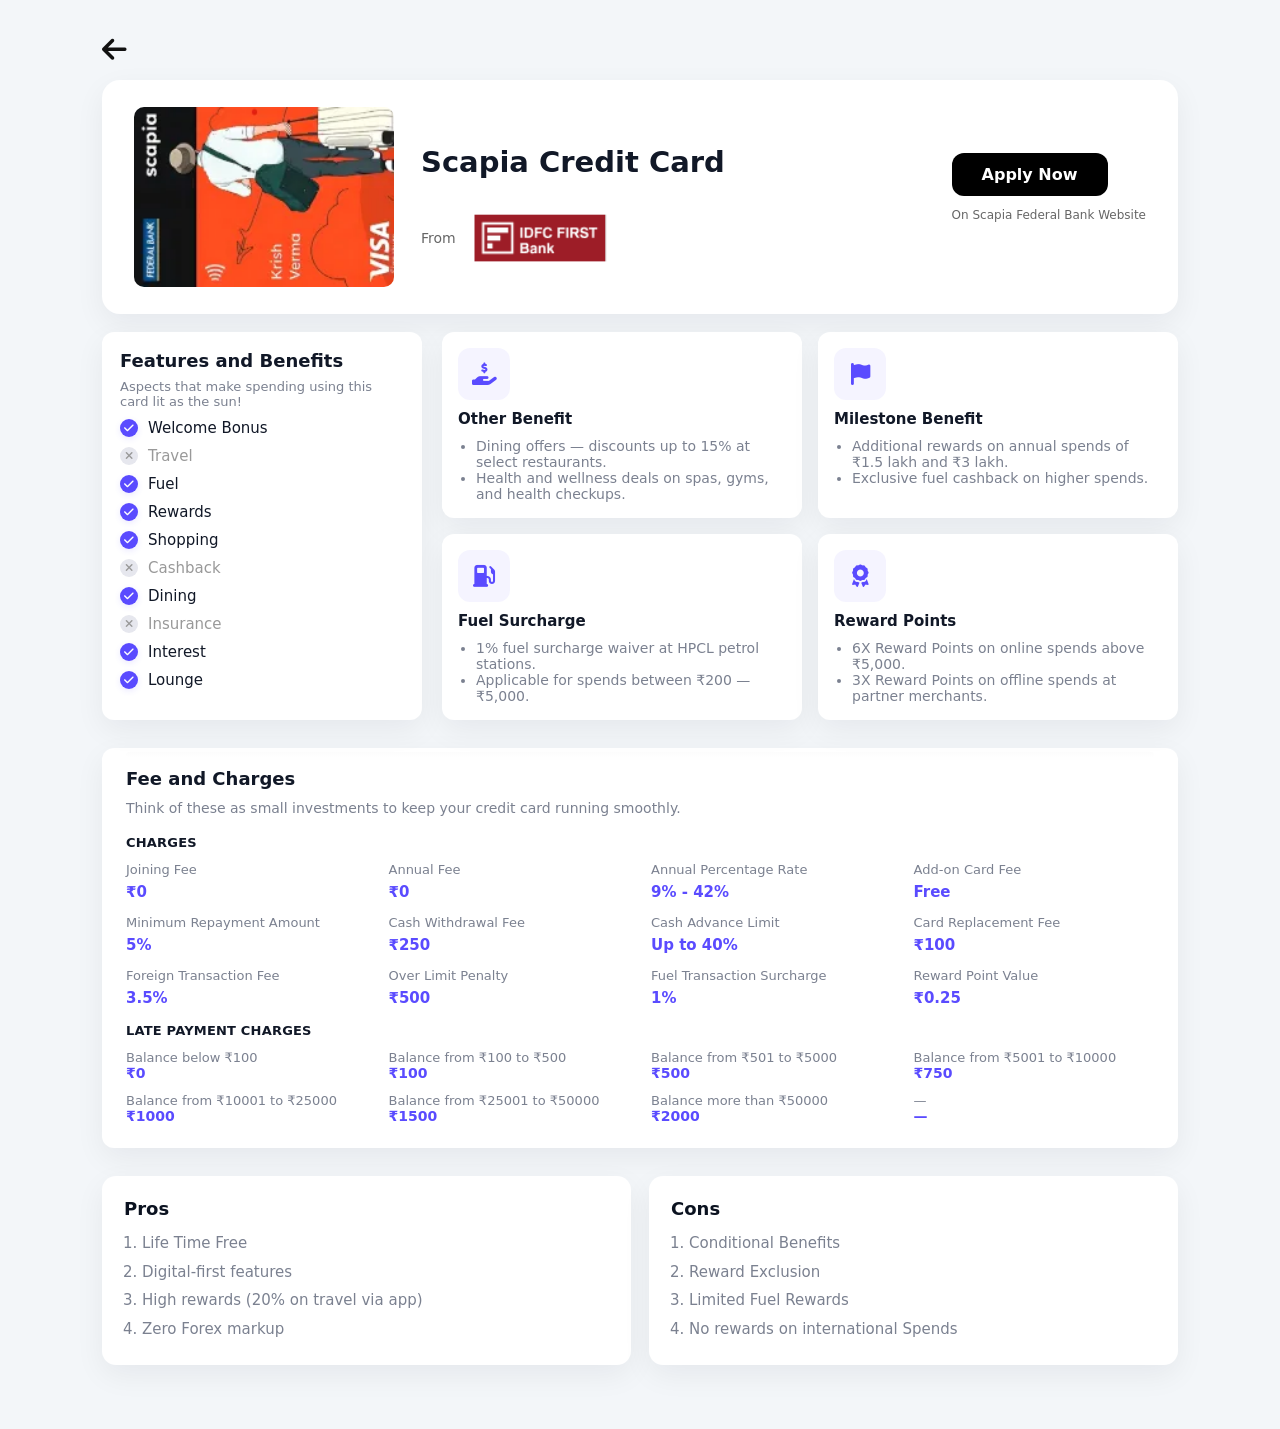
<file: credit.html>
<!doctype html>
<html lang="en">
<head>
<meta charset="utf-8" />
<meta name="viewport" content="width=device-width,initial-scale=1" />
<title>IDFC FIRST Power — Hero + Fee + Pros/Cons</title>
<link href="https://cdnjs.cloudflare.com/ajax/libs/font-awesome/6.5.2/css/all.min.css" rel="stylesheet">
<link rel="stylesheet" href="style.css">

</head>
<body>

  <!-- HERO WRAP -->
  <div class="wrap" id="hero-wrap">
    <a class="back" href="index.html">
      <i class="fa-solid fa-arrow-left"></i>
    </a>

    <section class="hero" aria-labelledby="hero-title">
      <div class="thumb"><img src="scapiaUpdated.webp" alt="IDFC FIRST Power card"></div>

      <div class="meta">
        <h1 id="hero-title">Scapia Credit Card</h1>
        <div class="from-row"><span>From</span><img src="idfc-first-bank.png" alt="IDFC FIRST Bank"></div>
       
      </div>

      <div class="action">
        <div>
          <a class="apply-btn" href="Apply.html">Apply Now</a>
          <span class="apply-sub">On Scapia Federal Bank Website</span>
        </div>
      </div>
    </section>

    <!-- features + cards -->
    <div class="main-grid" role="region" aria-label="Features and benefits">
      <aside class="check-card" aria-labelledby="feat-title">
        <h3 id="feat-title">Features and Benefits</h3>
        <div class="check-desc">Aspects that make spending using this card lit as the sun!</div>
        <ul class="feature-list" aria-hidden="false">
          <li class="active"><span class="dot"><i class="fa-solid fa-check"></i></span> Welcome Bonus</li>
          <li class="inactive"><span class="dot"><i class="fa-solid fa-xmark"></i></span> Travel</li>
          <li class="active"><span class="dot"><i class="fa-solid fa-check"></i></span> Fuel</li>
          <li class="active"><span class="dot"><i class="fa-solid fa-check"></i></span> Rewards</li>
          <li class="active"><span class="dot"><i class="fa-solid fa-check"></i></span> Shopping</li>
          <li class="inactive"><span class="dot"><i class="fa-solid fa-xmark"></i></span> Cashback</li>
          <li class="active"><span class="dot"><i class="fa-solid fa-check"></i></span> Dining</li>
          <li class="inactive"><span class="dot"><i class="fa-solid fa-xmark"></i></span> Insurance</li>
          <li class="active"><span class="dot"><i class="fa-solid fa-check"></i></span> Interest</li>
          <li class="active"><span class="dot"><i class="fa-solid fa-check"></i></span> Lounge</li>
        </ul>
      </aside>

      <section class="grid" aria-label="Card highlights">
        <article class="card">
          <div class="icon"><i class="fa-solid fa-hand-holding-dollar"></i></div>
          <h4>Other Benefit</h4>
          <ul>
            <li>Dining offers — discounts up to 15% at select restaurants.</li>
            <li>Health and wellness deals on spas, gyms, and health checkups.</li>
          </ul>
        </article>

        <article class="card">
          <div class="icon"><i class="fa-solid fa-flag"></i></div>
          <h4>Milestone Benefit</h4>
          <ul>
            <li>Additional rewards on annual spends of ₹1.5 lakh and ₹3 lakh.</li>
            <li>Exclusive fuel cashback on higher spends.</li>
          </ul>
        </article>

        <article class="card">
          <div class="icon"><i class="fa-solid fa-gas-pump"></i></div>
          <h4>Fuel Surcharge</h4>
          <ul>
            <li>1% fuel surcharge waiver at HPCL petrol stations.</li>
            <li>Applicable for spends between ₹200 — ₹5,000.</li>
          </ul>
        </article>

        <article class="card">
          <div class="icon"><i class="fa-solid fa-award"></i></div>
          <h4>Reward Points</h4>
          <ul>
            <li>6X Reward Points on online spends above ₹5,000.</li>
            <li>3X Reward Points on offline spends at partner merchants.</li>
          </ul>
        </article>
      </section>
    </div>
  </div>

  <!-- ===== FEE & CHARGES (same width wrapper) ===== -->
  <div class="wrap" id="fee-wrap" aria-labelledby="fee-title" style="margin-top:8px;">
    <div class="fee-card" role="region">
      <h2 id="fee-title">Fee and Charges</h2>
      <p class="intro">Think of these as small investments to keep your credit card running smoothly.</p>

      <div class="section-title">CHARGES</div>

      <div class="charges-grid" aria-hidden="false">
        <div class="charge"><div class="label">Joining Fee</div><div class="value">₹0</div></div>
        <div class="charge"><div class="label">Annual Fee</div><div class="value">₹0</div></div>
        <div class="charge"><div class="label">Annual Percentage Rate</div><div class="value">9% - 42%</div></div>
        <div class="charge"><div class="label">Add-on Card Fee</div><div class="value">Free</div></div>

        <div class="charge"><div class="label">Minimum Repayment Amount</div><div class="value">5%</div></div>
        <div class="charge"><div class="label">Cash Withdrawal Fee</div><div class="value">₹250</div></div>
        <div class="charge"><div class="label">Cash Advance Limit</div><div class="value">Up to 40%</div></div>
        <div class="charge"><div class="label">Card Replacement Fee</div><div class="value">₹100</div></div>

        <div class="charge"><div class="label">Foreign Transaction Fee</div><div class="value">3.5%</div></div>
        <div class="charge"><div class="label">Over Limit Penalty</div><div class="value">₹500</div></div>
        <div class="charge"><div class="label">Fuel Transaction Surcharge</div><div class="value">1%</div></div>
        <div class="charge"><div class="label">Reward Point Value</div><div class="value">₹0.25</div></div>
      </div>

      <div class="section-title">LATE PAYMENT CHARGES</div>

      <div class="late-grid" aria-hidden="false">
        <div class="late-item"><div class="label">Balance below ₹100</div><div class="value">₹0</div></div>
        <div class="late-item"><div class="label">Balance from ₹100 to ₹500</div><div class="value">₹100</div></div>
        <div class="late-item"><div class="label">Balance from ₹501 to ₹5000</div><div class="value">₹500</div></div>
        <div class="late-item"><div class="label">Balance from ₹5001 to ₹10000</div><div class="value">₹750</div></div>

        <div class="late-item"><div class="label">Balance from ₹10001 to ₹25000</div><div class="value">₹1000</div></div>
        <div class="late-item"><div class="label">Balance from ₹25001 to ₹50000</div><div class="value">₹1500</div></div>
        <div class="late-item"><div class="label">Balance more than ₹50000</div><div class="value">₹2000</div></div>
        <div class="late-item"><div class="label">—</div><div class="value">—</div></div>
      </div>
    </div>
  </div>

  <!-- ===== PROS & CONS (same width wrapper) ===== -->
  <div class="wrap proscons-wrap" id="pc-wrap" style="margin-top:8px;">
    <div class="proscons" role="region" aria-label="Pros and Cons">
      <section class="pc-card" aria-labelledby="pros-title">
        <h3 id="pros-title">Pros</h3>
        <ol>
          <li>Life Time Free</li>
          <li>Digital-first features</li>
          <li>High rewards (20% on travel via app)</li>
          <li>Zero Forex markup</li>
        </ol>
      </section>

      <section class="pc-card" aria-labelledby="cons-title">
        <h3 id="cons-title">Cons</h3>
        <ol>
          <li>Conditional Benefits</li>
          <li>Reward Exclusion</li>
          <li>Limited Fuel Rewards</li>
          <li>No rewards on international Spends</li>
        </ol>
      </section>
    </div>
  </div>

</body>
</html>
</file>
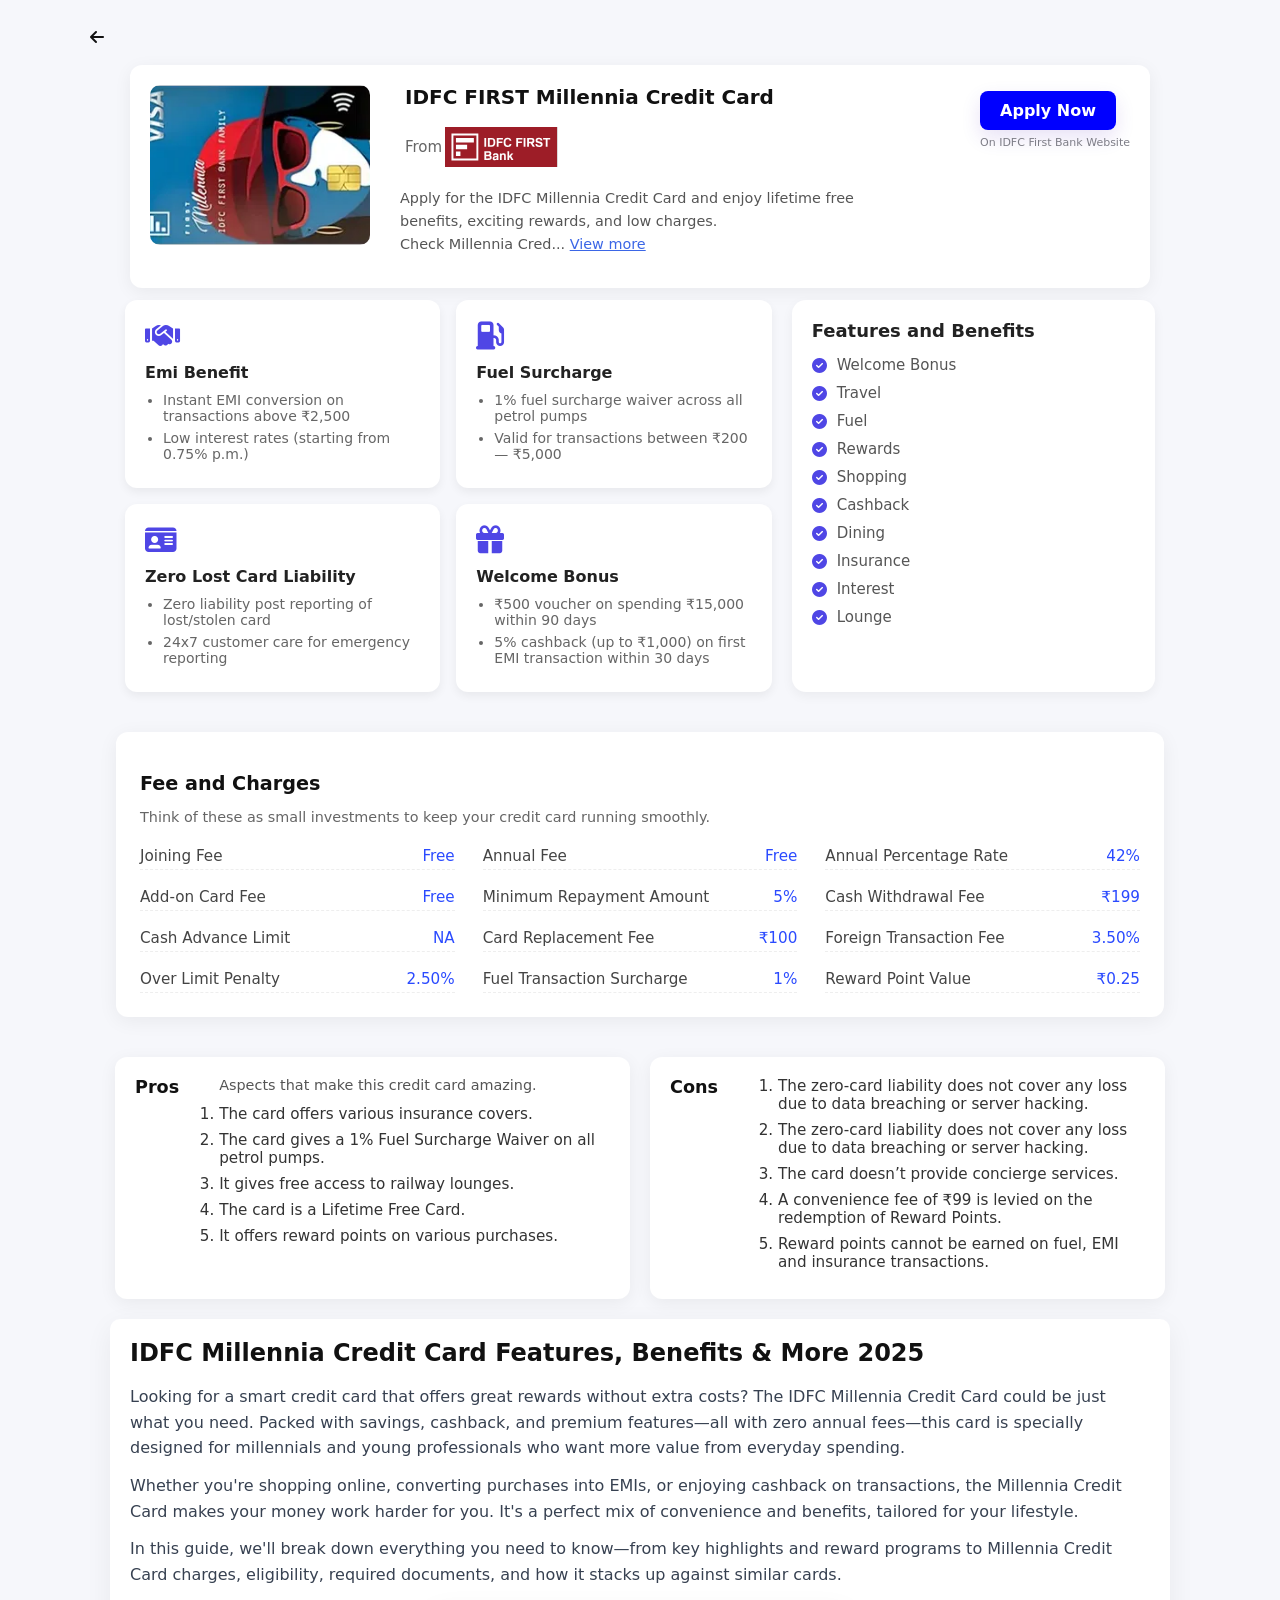
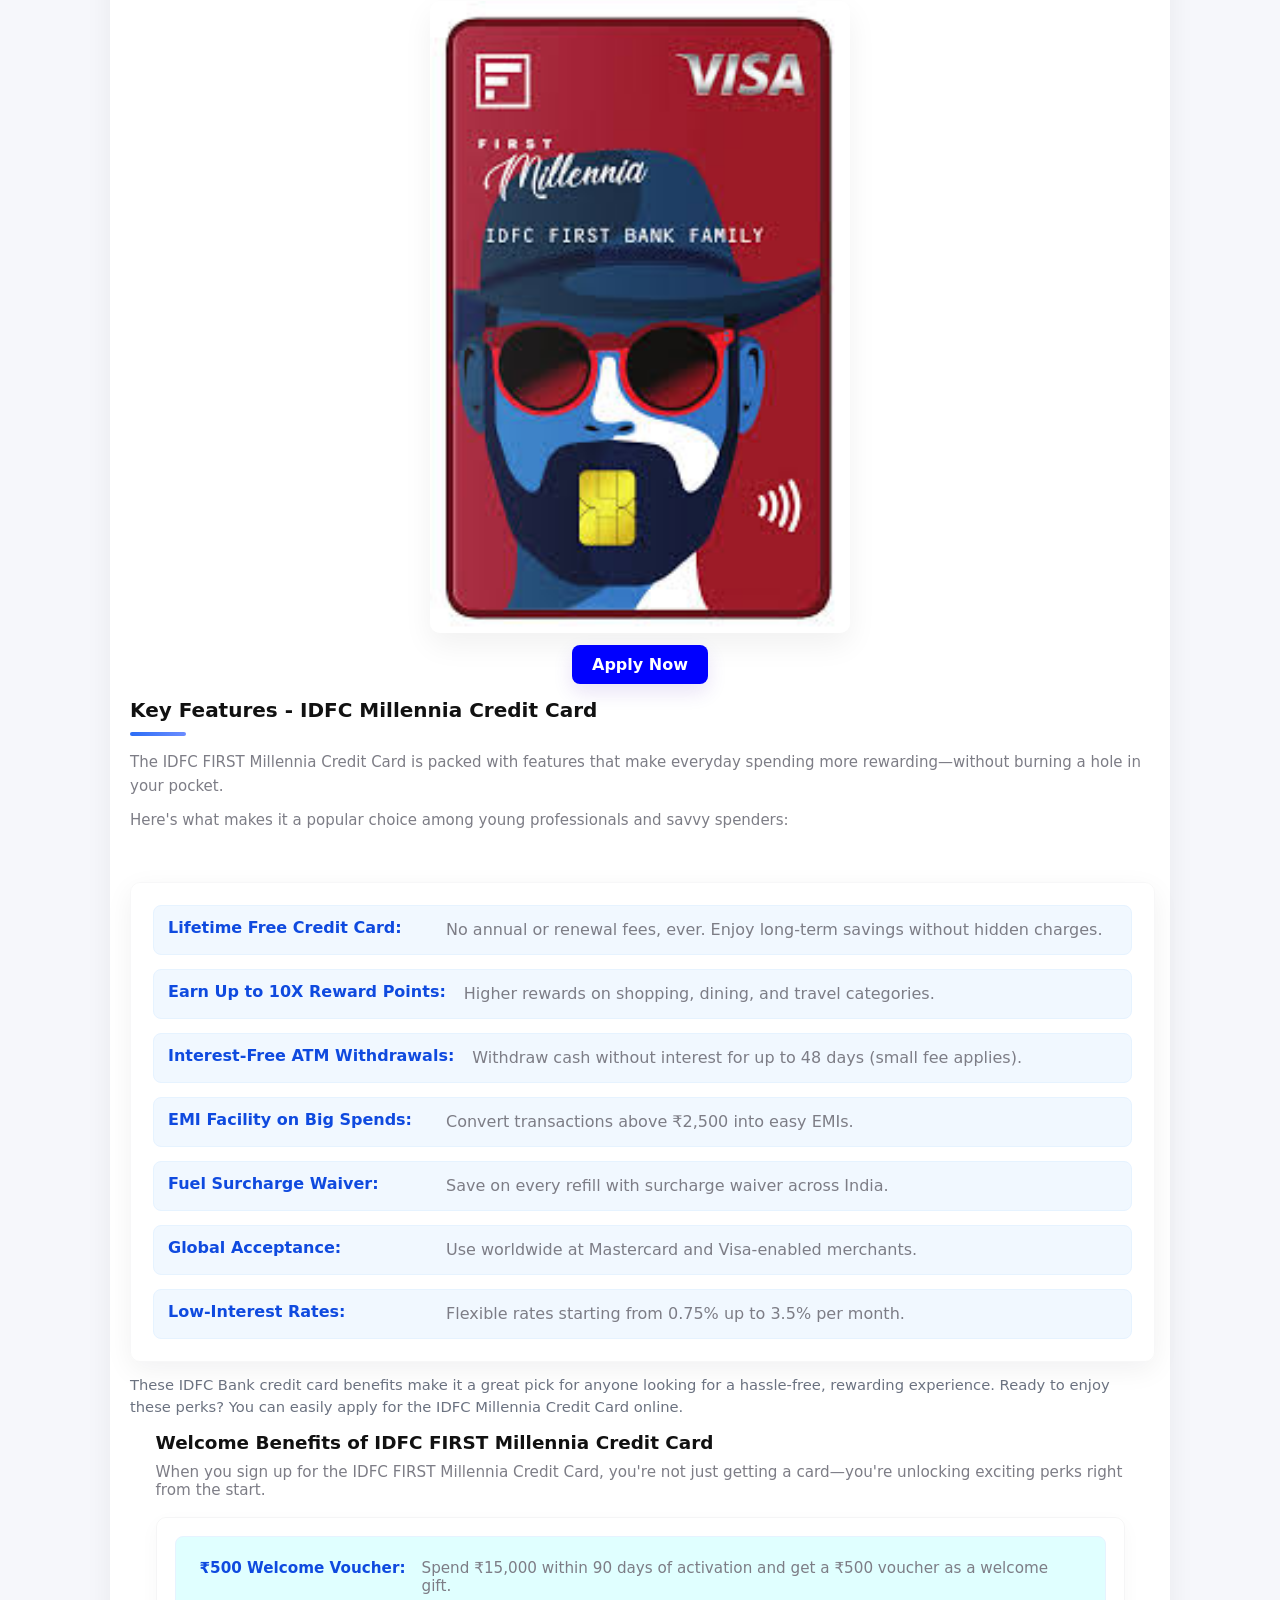
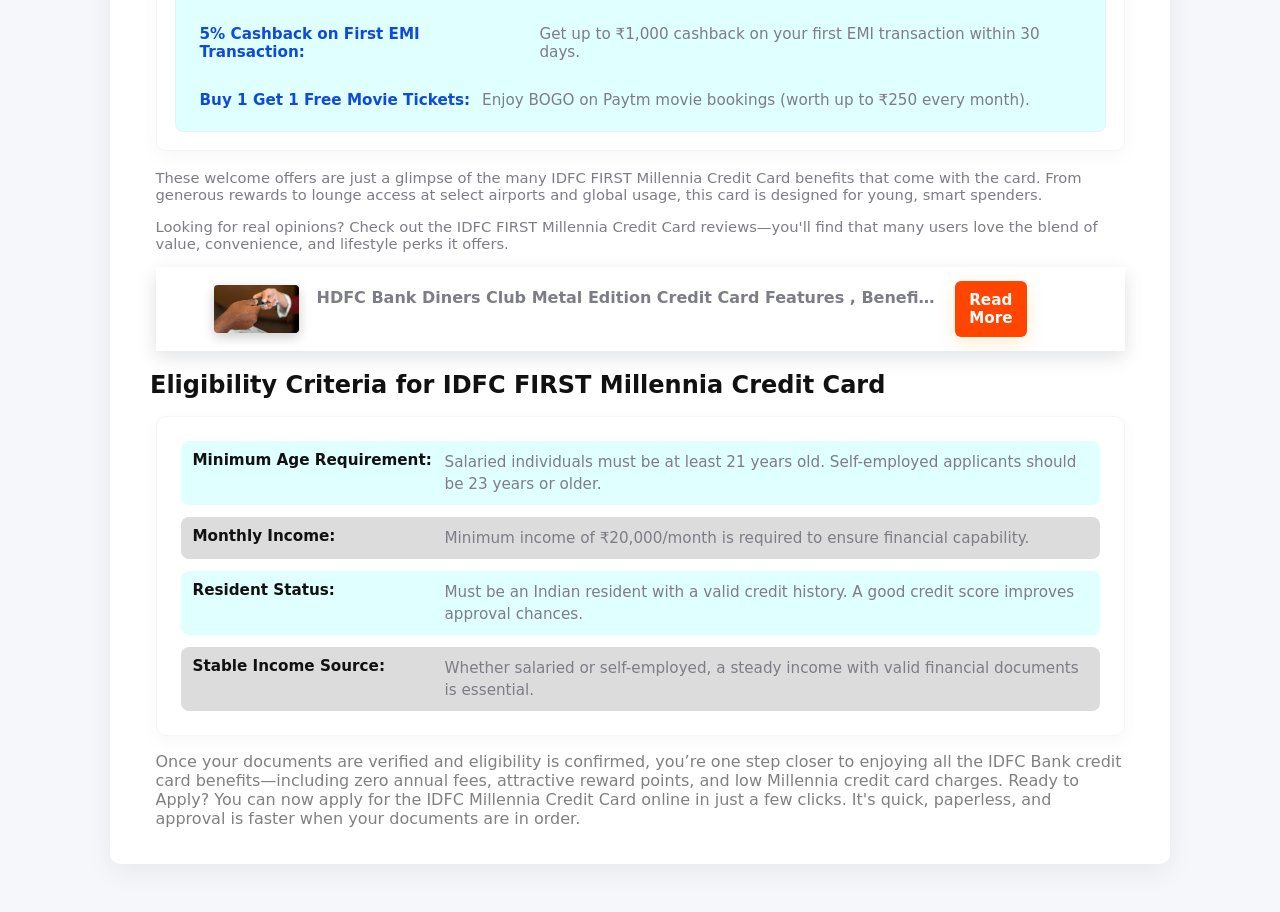
<file: Fulldetails.html>
<!doctype html>
<html lang="en">
<head>
<meta charset="utf-8" />
<meta name="viewport" content="width=device-width,initial-scale=1" />
<title>Credit Card Card UI</title>
<link href="https://cdnjs.cloudflare.com/ajax/libs/font-awesome/6.5.2/css/all.min.css" rel="stylesheet">
<link rel="stylesheet" href="fulldetail.css">
</head>
<body>

<div class="card-wrap">
  <!-- Back button (onclick removed, id added) -->
  <a class="back" href="#" id="goHome" title="Back to Home">
    <span class="arrow"><i class="fa-solid fa-arrow-left"></i></span>
  </a>
</div>

<!-- Card -->
<div class="card" role="region" aria-label="Credit card offer">
  <!-- left image -->
  <div class="thumb" aria-hidden="true">
    <img src="details.webp" alt="IDFC First Millennia card artwork">
  </div>

  <!-- middle content -->
  <div class="content" >
    <h2 class="title">IDFC FIRST Millennia Credit Card</h2>
<div class="bank">
  <span style="font-size:15px;color:#666;">From</span>
  <img src="logo.png"  alt="IDFC FIRST Bank logo">
</div>


    <p class="desc">
      Apply for the IDFC Millennia Credit Card and enjoy lifetime free <br>
      benefits, exciting rewards, and low charges.<br>
      Check Millennia Cred... 
      <a href="#" style="color:#3b66e6;text-decoration:underline;">View more</a>
    </p>
  </div>

  <!-- right action -->
  <div class="action">
    <div>
      <a class="apply-btn" href="#" role="button"style="background:blue;">Apply Now</a>
      <span class="apply-sub">On IDFC First Bank Website</span>
    </div>
  </div>
</div>
<!--feature section-->
<div class="features-section">
    
    <!-- Right list (ab right side me dikh rahi hai) -->
    <div class="features-list">
      <h3>Features and Benefits</h3>
      <ul>
        <li><i class="fa-solid fa-circle-check"></i> Welcome Bonus</li>
        <li><i class="fa-solid fa-circle-check"></i> Travel</li>
        <li><i class="fa-solid fa-circle-check"></i> Fuel</li>
        <li><i class="fa-solid fa-circle-check"></i> Rewards</li>
        <li><i class="fa-solid fa-circle-check"></i> Shopping</li>
        <li><i class="fa-solid fa-circle-check"></i> Cashback</li>
        <li><i class="fa-solid fa-circle-check"></i> Dining</li>
        <li><i class="fa-solid fa-circle-check"></i> Insurance</li>
        <li><i class="fa-solid fa-circle-check"></i> Interest</li>
        <li><i class="fa-solid fa-circle-check"></i> Lounge</li>
      </ul>
    </div>

    <!-- Left cards -->
    <div class="features-cards">
      <div class="feature-card">
        <div class="icon"><i class="fa-solid fa-handshake"></i></div>
        <h4>Emi Benefit</h4>
        <ul>
          <li>Instant EMI conversion on transactions above ₹2,500</li>
          <li>Low interest rates (starting from 0.75% p.m.)</li>
        </ul>
      </div>

      <div class="feature-card">
        <div class="icon"><i class="fa-solid fa-gas-pump"></i></div>
        <h4>Fuel Surcharge</h4>
        <ul>
          <li>1% fuel surcharge waiver across all petrol pumps</li>
          <li>Valid for transactions between ₹200 — ₹5,000</li>
        </ul>
      </div>

      <div class="feature-card">
        <div class="icon"><i class="fa-solid fa-id-card"></i></div>
        <h4>Zero Lost Card Liability</h4>
        <ul>
          <li>Zero liability post reporting of lost/stolen card</li>
          <li>24x7 customer care for emergency reporting</li>
        </ul>
      </div>

      <div class="feature-card">
        <div class="icon"><i class="fa-solid fa-gift"></i></div>
        <h4>Welcome Bonus</h4>
        <ul>
          <li>₹500 voucher on spending ₹15,000 within 90 days</li>
          <li>5% cashback (up to ₹1,000) on first EMI transaction within 30 days</li>
        </ul>
      </div>
    </div>

  </div>
<!-- chaeges-cards section -->
  <div class="charges-card">
    <h2>Fee and Charges</h2>
    <p>Think of these as small investments to keep your credit card running smoothly.</p>

    <div class="charges-grid">
      <div class="charge-item"><span>Joining Fee</span><span>Free</span></div>
      <div class="charge-item"><span>Annual Fee</span><span>Free</span></div>
      <div class="charge-item"><span>Annual Percentage Rate</span><span>42%</span></div>
      <div class="charge-item"><span>Add-on Card Fee</span><span>Free</span></div>
      <div class="charge-item"><span>Minimum Repayment Amount</span><span>5%</span></div>
      <div class="charge-item"><span>Cash Withdrawal Fee</span><span>₹199</span></div>
      <div class="charge-item"><span>Cash Advance Limit</span><span>NA</span></div>
      <div class="charge-item"><span>Card Replacement Fee</span><span>₹100</span></div>
      <div class="charge-item"><span>Foreign Transaction Fee</span><span>3.50%</span></div>
      <div class="charge-item"><span>Over Limit Penalty</span><span>2.50%</span></div>
      <div class="charge-item"><span>Fuel Transaction Surcharge</span><span>1%</span></div>
      <div class="charge-item"><span>Reward Point Value</span><span>₹0.25</span></div>
    </div>
  </div>

<!-- pros-cons-container section -->
  <div class="pros-cons-container">
    
    <!-- Pros Card -->
    <div class="card">
      <h3>Pros</h3>
     
      <ol>
        <p>Aspects that make this credit card amazing.</p>
        <li>The card offers various insurance covers.</li>
        <li>The card gives a 1% Fuel Surcharge Waiver on all petrol pumps.</li>
        <li>It gives free access to railway lounges.</li>
        <li>The card is a Lifetime Free Card.</li>
        <li>It offers reward points on various purchases.</li>
      </ol>
    </div>

    <!-- Cons Card -->
    <div class="card">
      <h3>Cons</h3>
      <p></p>
      <ol>
        <li>The zero-card liability does not cover any loss due to data breaching or server hacking.</li>
        <li>The zero-card liability does not cover any loss due to data breaching or server hacking.</li>
        <li>The card doesn’t provide concierge services.</li>
        <li>A convenience fee of ₹99 is levied on the redemption of Reward Points.</li>
        <li>Reward points cannot be earned on fuel, EMI and insurance transactions.</li>
      </ol>
    </div>

  </div>

  <div class="main-card" role="region" aria-label="Card overview">
    <h1>IDFC Millennia Credit Card Features, Benefits &amp; More 2025</h1>

    <!-- top paragraphs (remain under H1) -->
    <div class="text-col">
      <p>
        Looking for a smart credit card that offers great rewards without extra costs? The IDFC Millennia Credit Card could be just what you need. Packed with savings, cashback, and premium features—all with zero annual fees—this card is specially designed for millennials and young professionals who want more value from everyday spending.
      </p>

      <p>
        Whether you're shopping online, converting purchases into EMIs, or enjoying cashback on transactions, the Millennia Credit Card makes your money work harder for you. It's a perfect mix of convenience and benefits, tailored for your lifestyle.
      </p>

      <p>
        In this guide, we'll break down everything you need to know—from key highlights and reward programs to Millennia Credit Card charges, eligibility, required documents, and how it stacks up against similar cards.
      </p>
    </div>

    <!-- === IMAGE + BUTTON placed BETWEEN the two headings === -->
    <div class="center-media" aria-hidden="false">
      <img src="vish card.jpeg" alt="IDFC Millennia Credit Card">
      <div class="btn-wrap">
        <a href="#" class="apply-btn" role="button" aria-label="Apply now for IDFC Millennia Credit Card">Apply Now</a>
      </div>
    </div>

    <!-- Key Features heading (H2) and paragraphs -->
    <div class="features-section" role="region" aria-labelledby="kf-heading">
      <div class="text-block">
        <h2 id="kf-heading">Key Features - IDFC Millennia Credit Card</h2>
        <div class="heading-divider" aria-hidden="true"></div>

        <p>
          The IDFC FIRST Millennia Credit Card is packed with features that make everyday spending more rewarding—without burning a hole in your pocket.
        </p>
        <p>
          Here's what makes it a popular choice among young professionals and savvy spenders:
        </p>
      </div>
    </div>

    <!-- BENEFITS CARD (keeps below) -->
    <div class="benefits-card" role="region" aria-label="Key benefits">
      <ul class="benefits-list">
        <li class="benefit-item">
          <strong>Lifetime Free Credit Card:</strong>
          <span>No annual or renewal fees, ever. Enjoy long-term savings without hidden charges.</span>
        </li>
        <li class="benefit-item">
          <strong>Earn Up to 10X Reward Points:</strong>
          <span>Higher rewards on shopping, dining, and travel categories.</span>
        </li>
        <li class="benefit-item">
          <strong>Interest-Free ATM Withdrawals:</strong>
          <span>Withdraw cash without interest for up to 48 days (small fee applies).</span>
        </li>
        <li class="benefit-item">
          <strong>EMI Facility on Big Spends:</strong>
          <span>Convert transactions above ₹2,500 into easy EMIs.</span>
        </li>
        <li class="benefit-item">
          <strong>Fuel Surcharge Waiver:</strong>
          <span>Save on every refill with surcharge waiver across India.</span>
        </li>
        <li class="benefit-item">
          <strong>Global Acceptance:</strong>
          <span>Use worldwide at Mastercard and Visa-enabled merchants.</span>
        </li>
        <li class="benefit-item">
          <strong>Low-Interest Rates:</strong>
          <span>Flexible rates starting from 0.75% up to 3.5% per month.</span>
        </li>
      </ul>
      
    </div>
    <p class="benefits-note">
        These IDFC Bank credit card benefits make it a great pick for anyone looking for a hassle-free, rewarding experience. Ready to enjoy these perks? You can easily apply for the IDFC Millennia Credit Card online.
      </p>

      <div class="container">
    <section class="welcome-section" aria-labelledby="welcome-heading">
      <h2 id="welcome-heading">Welcome Benefits of IDFC FIRST Millennia Credit Card</h2>

      <p class="welcome-intro">
        When you sign up for the IDFC FIRST Millennia Credit Card, you're not just getting a card—you're unlocking exciting perks right from the start.
      </p>

      <div class="welcome-card" role="group" aria-label="Welcome offers">
        <div class="welcome-pills">
          <div class="pill">
            <strong>₹500 Welcome Voucher:</strong>
            <span>Spend ₹15,000 within 90 days of activation and get a ₹500 voucher as a welcome gift.</span>
          </div>

          <div class="pill">
            <strong>5% Cashback on First EMI Transaction:</strong>
            <span>Get up to ₹1,000 cashback on your first EMI transaction within 30 days.</span>
          </div>

          <div class="pill">
            <strong>Buy 1 Get 1 Free Movie Tickets:</strong>
            <span>Enjoy BOGO on Paytm movie bookings (worth up to ₹250 every month).</span>
          </div>
        </div>
      </div>

      <p class="welcome-note">
        These welcome offers are just a glimpse of the many IDFC FIRST Millennia Credit Card benefits that come with the card. From generous rewards to lounge access at select airports and global usage, this card is designed for young, smart spenders.
      </p>

      <p class="welcome-note">
        Looking for real opinions? Check out the IDFC FIRST Millennia Credit Card reviews—you'll find that many users love the blend of value, convenience, and lifestyle perks it offers.
      </p>
    </section>
  </div>

  <div class="promo-wrap">
    <div class="promo-card" role="article" aria-label="Featured article">
      <div class="promo-media" aria-hidden="true">
        <!-- Replace src with your thumbnail -->
        <img src="pexels-photo-7820357.jpeg" alt="Card thumbnail">
      </div>

      <div class="promo-body">
        <h3 class="promo-title">HDFC Bank Diners Club Metal Edition Credit Card Features , Benefits & More 2025</h3>
        <span class="promo-sub">Short summary or subheading can go here (optional)</span>
      </div>

      <div class="promo-cta">
        <a href="#" role="button" aria-label="Read more about HDFC Bank Diners Club Metal Edition">Read<br>More</a>
      </div>
    </div>
  </div>

  <div class="A" style="padding-top: 20px; padding-left: 20px;">
    <h1>
        Eligibility Criteria for IDFC FIRST Millennia Credit Card
    </h1>
  </div>

  <div class="container">
    <section class="requirements-section" aria-labelledby="req-heading">
      
      <div class="requirements-card" role="group" aria-label="Eligibility list">
        <ul class="requirements-list">
          <li class="req-item" style="background:#e0ffff ;">
            <strong>Minimum Age Requirement:</strong>
            <p>Salaried individuals must be at least 21 years old. Self-employed applicants should be 23 years or older.</p>
          </li>

          <li class="req-item"  style="background:gainsboro;">
            <strong>Monthly Income:</strong>
            <p>Minimum income of ₹20,000/month is required to ensure financial capability.</p>
          </li>

          <li class="req-item" style="background:#e0ffff ;">
            <strong>Resident Status:</strong>
            <p>Must be an Indian resident with a valid credit history. A good credit score improves approval chances.</p>
          </li>

          <li class="req-item" style="background:gainsboro;">
            <strong>Stable Income Source:</strong>
            <p>Whether salaried or self-employed, a steady income with valid financial documents is essential.</p>
          </li>
        </ul>
      </div>
    </section>
    <p class="B" style="color:gray">
        Once your documents are verified and eligibility is confirmed, you’re one step closer to enjoying all the IDFC Bank credit card benefits—including zero annual fees, attractive reward points, and low Millennia credit card charges. Ready to Apply? You can now apply for the IDFC Millennia Credit Card online in just a few clicks. It's quick, paperless, and approval is faster when your documents are in order.
      </p>

    

      
  </div>


  </div>

<!-- ✅ JS: Redirect to Home on Arrow Click -->
<script>
  // ensure element exists before attaching listener
  const goHomeEl = document.getElementById('goHome');
  if (goHomeEl) {
    goHomeEl.addEventListener('click', function(event) {
      event.preventDefault();
      window.location.href = "index.html"; // Home page redirect
    });
  }
</script>

</body>
</html>
</file>
<file: style.css>
:root{
    --page-bg:#f3f6f9;
    --card-bg:#fff;
    --muted:#7b8190;
    --accent:#5a4bff;
    --radius:12px;
    --shadow:0 10px 30px rgba(15,23,42,0.06);
    --max-width:1100px;
    --pad:28px;
    font-family: Inter, system-ui, -apple-system, "Segoe UI", Roboto, "Helvetica Neue", Arial;
  }

  *,:before,:after { box-sizing: border-box; }

  body{
    margin:0;
    background:var(--page-bg);
    color:#111827;
    -webkit-font-smoothing:antialiased;
    padding:36px 18px;
  }

  /* main centered wrapper - same width for all sections */
  .wrap{
    max-width:var(--max-width);
    margin:0 auto 28px;
    padding-left:12px;
    padding-right:12px;
    
  }

  a.back{ display:inline-flex; align-items:center; gap:8px; color:#111; text-decoration:none; font-size:25px; margin-bottom:16px; }
  a.back i{ font-size:28px; }

  /* ===== HERO ===== */
  .hero{
    background:var(--card-bg);
    border-radius:18px;
    box-shadow:var(--shadow);
    display:flex;
    align-items:center;
    gap:20px;
    padding:27px 32px;
    margin-bottom:18px;
    
  }

  .thumb{ flex:0 0 200px; }
  .thumb img{ width:130%; height:180px; object-fit:cover; border-radius:10px; display:block; }

  .meta{ flex:1; }
  .meta h1{ font-size:29px; margin:10 0 12px 0; padding-left:67px ;  }
  .from-row{ display:flex; align-items:center; gap:15px; }
  .from-row span{ color:#666; font-size:14px;padding-left:67px ;  }
  .from-row img{ height:70px; }

 .apply-btn {
  background:#000;
  color:#fff;
  border-radius:12px;
  text-decoration:none;
  font-weight:600;
  display:inline-block;
  position: relative;
  top: -20px;
  /* 👇 padding ek hi jagah define karo */
  padding:12px 30px 12px 30px; /* top right bottom left */
}



  .apply-sub{ display:block; text-align:right; font-size:12px; color:#666; margin-top:-8px; }

  @media (max-width:900px){
    .hero{ flex-direction:column; align-items:center; text-align:center; gap:12px; padding:20px; }
    .thumb{ flex:0 0 220px; }
    .action{ justify-content:center; }
    .apply-sub{ text-align:center; }
  }

  /* ===== FEATURES GRID (inside same wrap as hero) ===== */
  .main-grid{
    display:grid;
    grid-template-columns:320px 1fr;
    gap:20px;
    margin-top:14px;
  }

  .check-card{
    background:var(--card-bg);
    border-radius:var(--radius);
    box-shadow:var(--shadow);
    padding:18px;
  }
  .check-card h3{ margin:0 0 8px 0; font-size:18px; }
  .check-desc{ color:var(--muted); font-size:13px; margin-bottom:10px; }

  .feature-list{ list-style:none; padding:0; margin:0; display:flex; flex-direction:column; gap:10px; }
  .feature-list li{ display:flex; align-items:center; gap:10px; font-size:15px; }
  .dot{ width:18px; height:18px; border-radius:50%; display:flex; align-items:center; justify-content:center; font-size:11px; color:#fff; }
  .feature-list li.active .dot { background:var(--accent); box-shadow:0 2px 6px rgba(90,75,255,0.12); }
  .feature-list li.inactive .dot { background:#e6e7ee; color:#999; }
  .feature-list li.inactive { color:#999; }

  .grid{ display:grid; grid-template-columns: repeat(auto-fill, minmax(260px, 1fr)); gap:16px; }

  .card{
    background:var(--card-bg);
    border-radius:12px;
    box-shadow:var(--shadow);
    padding:16px;
    text-align:left;
    display:flex;
    flex-direction:column;
    gap:10px;
  }
  .card .icon{ width:52px; height:52px; background:rgba(90,75,255,0.06); border-radius:12px; display:flex; align-items:center; justify-content:center; font-size:22px; color:var(--accent); }
  .card h4{ margin:0; font-size:15px; color:#111827; }
  .card ul{ padding-left:18px; margin:0; color:var(--muted); font-size:14px; }

  @media (max-width:900px){
    .main-grid{ grid-template-columns: 1fr; }
  }

  /* ===== FEE & CHARGES (new wrap instance but same width) ===== */
  .fee-card{
    background:var(--card-bg);
    border-radius:var(--radius);
    box-shadow:var(--shadow);
    padding:24px;
    margin-top:18px;
  }

  .fee-card h2{ margin:0 0 6px 0; font-size:18px; font-weight:700; }
  .intro{ margin:8px 0 16px 0; color:var(--muted); font-size:14px; line-height:1.6; }

  .section-title{ margin-top:10px; margin-bottom:12px; font-size:13px; font-weight:700; color:#111827; letter-spacing:0.2px; }

  .charges-grid{
    display:grid;
    grid-template-columns: repeat(4, 1fr);
    gap: 14px 22px;
    margin-bottom:16px;
  }

  .charge{ display:flex; flex-direction:column; gap:6px; }
  .charge .label{ color:var(--muted); font-size:13px; }
  .charge .value{ color:var(--accent); font-weight:700; font-size:15px; }

  .late-grid{
    display:grid;
    grid-template-columns: repeat(4, 1fr);
    gap:12px 22px;
    margin-top:12px;
  }
  .late-item .label{ color:var(--muted); font-size:13px; }
  .late-item .value{ color:var(--accent); font-weight:700; font-size:14px; }

  @media (max-width:980px){
    .charges-grid, .late-grid { grid-template-columns: repeat(2, 1fr); }
  }
  @media (max-width:520px){
    .charges-grid, .late-grid { grid-template-columns: 1fr; }
    .fee-card{ padding:16px; }
  }

  .fee-card:before{
    content:"";
    display:block;
    height:6px;
    margin-top:-20px;
    margin-bottom:10px;
    background:linear-gradient(180deg, rgba(0,0,0,0.02), transparent);
    border-radius:6px;
    opacity:0.6;
    pointer-events:none;
  }

  /* ===== PROS & CONS - same width as hero & fee ===== */
  .proscons-wrap{ margin-top:20px; }
  .proscons{
    display:grid;
    grid-template-columns: 1fr 1fr;
    gap:18px;
  }

  .pc-card{
    background:var(--card-bg);
    border-radius:14px;
    box-shadow:var(--shadow);
    padding:22px;
  }
  .pc-card h3{ margin:0 0 10px 0; font-size:18px; font-weight:800; color:#0b1220; }
  .pc-card ol{ margin:0; padding-left:18px; color:var(--muted); font-size:15px; line-height:1.9; }

  @media (max-width:820px){
    .proscons{ grid-template-columns: 1fr; }
  }

  /* small utility classes */
  .muted{ color:var(--muted); }
  .center{ text-align:center; }
</file>
<file: fulldetail.css>
:root{
  --bg:#f6f7fb;
  --card-bg:#fff;
  --muted:#7d7d86;
  --accent:#111;
  --shadow: 0 6px 18px rgba(15,22,39,0.08);
  --radius:14px;
  --gap:20px;
}

body{
  margin:0;
  font-family: Inter, system-ui, -apple-system, "Segoe UI", Roboto, "Helvetica Neue", Arial;
  background:var(--bg);
  color:var(--accent);
  -webkit-font-smoothing:antialiased;
  -moz-osx-font-smoothing:grayscale;
  padding:28px;
}

/* simple back arrow */
.back {
  display:inline-flex;
  align-items:center;
  gap:8px;
  margin-bottom:18px;
  color:#111;
  text-decoration:none;
  font-weight:600;
}

/* container */
.card-wrap{
  max-width:1100px;
  margin:0 auto;
}

.card {
  display:flex;
  max-width: 980px;
  margin: 0 auto;
  gap:var(--gap);
  background:var(--card-bg);
  border-radius:var(--radius);
  box-shadow:var(--shadow);
  padding:20px;
  align-items:flex-start; /* top align so right action sits up */
}

/* left image */
.card .thumb{
  flex:0 0 220px;
  max-width:240px;
  height:160px;
  border-radius:10px;
  overflow:hidden;
  background:#eee;
}
.thumb img{
  width:100%;
  height:100%;
  object-fit:cover;
  display:block;
}

/* middle content */
.card .content {
  flex:1 1 auto;
  min-width:0;
  padding-left: 10px;  /* left padding for h2 and bank */
}

.title {
  font-size:20px;
  font-weight:700;
  margin:0 0 8px 0;
  display:flex;
  align-items:center;
  padding-left: 5px;
}

.bank {
  display:flex;
  align-items:center;
  margin-bottom:10px;
  color:var(--muted);
  font-size:15px;
  padding-left: 5px;
}
.bank img{
  height:60px;
  width:auto;
  display:block;
}

.desc{
  color:var(--muted);
  line-height:1.6;
  font-size:16px;
  margin:0;
  max-width:680px;
  white-space: normal;
}

/* right column - action */
.action {
  flex:0 0 160px;
  display:flex;
  justify-content:flex-end;
  align-items:flex-start;
  align-self:flex-start;
  margin-top: 6px; /* small gap to fine-tune position */
}

.apply-btn{
  display:inline-block;
  padding:12px 20px;
  border-radius:24px;
  background:blue;
  color:black;
  text-decoration:none;
  font-weight:600;
  box-shadow: 0 6px 18px rgba(0,0,0,0.12);
  white-space:nowrap;
}

.apply-sub {
  display:block;
  margin-top:6px;
  font-size:11px;
  color:var(--muted);
  text-align:right;
}

/* small screens */
@media (max-width:800px){
  .card{
    flex-direction:column;
    align-items:flex-start;
  }
  .thumb{ width:100%; max-width:100%; height:220px; }
  .action{ width:100%; justify-content:flex-start; margin-top:8px; }
  .apply-sub{ text-align:left; }
}

.features-section {
      display: flex;
      gap: 20px;
      max-width: 1030px;
      margin: 40px auto;
      flex-direction: row-reverse; /* 👈 ulta kar diya */
    }

    /* Left panel (ab right me dikh rahi hai) */
    .features-list {
      flex: 1;
      background: #fff;
      border-radius: 14px;
      box-shadow: 0 4px 12px rgba(0,0,0,0.05);
      padding: 20px;
    }

    .features-list h3 {
      margin: 0 0 15px;
      font-size: 18px;
      font-weight: 700;
      color: #222;
    }

    .features-list ul {
      list-style: none;
      padding: 0;
      margin: 0;
    }

    .features-list li {
      display: flex;
      align-items: center;
      gap: 10px;
      margin-bottom: 10px;
      color: #555;
      font-size: 15px;
    }

    .features-list li i {
      color: #4f46e5; /* purple icon */
    }

    /* Right side (ab left me dikh rahi hai) */
    .features-cards {
      flex: 2;
      display: grid;
      grid-template-columns: repeat(auto-fill, minmax(250px, 1fr));
      gap: 16px;
    }

    .feature-card {
      background: #fff;
      border-radius: 12px;
      padding: 20px;
      box-shadow: 0 4px 10px rgba(0,0,0,0.06);
      transition: transform 0.2s ease, box-shadow 0.2s ease;
    }

    .feature-card:hover {
      transform: translateY(-4px);
      box-shadow: 0 6px 16px rgba(0,0,0,0.1);
    }

    .feature-card .icon {
      font-size: 28px;
      margin-bottom: 10px;
      color: #4f46e5;
    }

    .feature-card h4 {
      margin: 0 0 10px;
      font-size: 16px;
      font-weight: 600;
      color: #222;
    }

    .feature-card ul {
      padding-left: 18px;
      margin: 0;
      color: #666;
      font-size: 14px;
    }

    .feature-card ul li {
      margin-bottom: 6px;
    }

    @media (max-width: 768px) {
      .features-section {
        flex-direction: column; /* mobile pe fir normal stack ho jayega */
      }
    }

   /*section three*/
    .charges-card {
      background: #fff;
      border-radius: 12px;
      box-shadow: 0 4px 20px rgba(0, 0, 0, 0.06);
      padding: 24px;
      max-width: 1000px;
      margin: auto;
    }

    .charges-card h2 {
      font-size: 1.2rem;
      margin-bottom: 6px;
    }

    .charges-card p {
      color: #666;
      font-size: 0.9rem;
      margin-bottom: 18px;
    }

    .charges-grid {
      display: grid;
      grid-template-columns: repeat(auto-fit, minmax(230px, 1fr));
      gap: 14px 28px;
    }

    .charge-item {
      font-size: 0.95rem;
      display: flex;
      justify-content: space-between;
      border-bottom: 1px dashed #eee;
      padding: 4px 0;
    }

    .charge-item span:first-child {
      color: #444;
    }

    .charge-item span:last-child {
      color: #2a4aff;
      font-weight: 500;
    }

    @media (max-width: 600px) {
      .charges-card {
        padding: 16px;
      }
      .charge-item {
        flex-direction: column;
        align-items: flex-start;
      }
      .charge-item span:last-child {
        margin-top: 3px;
      }
    }


    /*pros-cons-container section*/
    .pros-cons-container {
      display: grid;
      grid-template-columns: 1fr 1fr;
      gap: 20px;
      max-width: 1050px;
      margin: auto;
      margin-top: 40px;
    }

    .card {
      background: #fff;
      border-radius: 12px;
      box-shadow: 0 4px 18px rgba(0,0,0,0.06);
      padding: 20px;
    }

    .card h3 {
      margin-top: 0;
      margin-bottom: 8px;
      font-size: 1.1rem;
    }

    .card p {
      margin: 0 0 12px 0;
      font-size: 0.9rem;
      color: #555;
    }

    .card ol {
      margin: 0;
      padding-left: 20px;
      color: #333;
      font-size: 0.95rem;
    }

    .card ol li {
      margin-bottom: 8px;
    }

    @media (max-width: 768px) {
      .pros-cons-container {
        grid-template-columns: 1fr;
      }
    }


    /* --- main-card --- */
    .main-card{
      max-width: 1020px;
      width:95%;
      margin:20px auto;
      background:#fff;
      border-radius:10px;
      box-shadow:0 8px 28px rgba(17,24,39,0.06);
      padding:20px;
    }

    .main-card h1{
      margin:0 0 16px 0;
      font-size: clamp(18px, 2.4vw, 24px);
      line-height:1.2;
      font-weight:700;
    }

    /* --- IMAGE CENTER BLOCK (between headings) --- */
    .center-media {
      display:flex;
      flex-direction:column;
      align-items:center;
      gap:12px;
      margin: 14px 0;
    }
    .center-media img{
      width:100%;
      max-width: 420px;   /* change to larger if you want */
      height:auto;
      display:block;
      border-radius:10px;
      box-shadow:0 12px 30px rgba(2,6,23,0.06);
      object-fit:cover;
    }
    .btn-wrap{ width:100%; display:flex; justify-content:center; }
    .apply-btn{
      background:blue;
      color:#fff;
      text-decoration:none;
      padding:10px 18px;
      border-radius:8px;
      font-weight:600;
      display:inline-block;
      box-shadow:0 8px 20px rgba(63,15,183,0.12);
      transition: background .18s ease, transform .12s ease;
     width: 100px;
      text-align:center;
    }
    .apply-btn:hover,.apply-btn:focus{ background:var(--primary-dark); transform:translateY(-2px); }

    /* --- left text (paragraphs) and features block --- */
    .text-col p{
      margin:0 0 12px 0;
      color:#374151;
      font-size:clamp(14px,1.8vw,16px);
      line-height:1.6;
    }

    .features-section { margin-top: 12px; }
    .text-block h2{
      margin: 0 0 8px 0;
      font-size: clamp(16px, 2vw, 20px);
      font-weight:700;
    }
    .heading-divider{
      width:56px; height:4px; border-radius:4px;
      background: linear-gradient(90deg,#2b6df6,#6b8cff);
      margin:10px 0 14px;
    }
    .text-block p{ margin:0 0 10px 0; color:var(--muted); font-size:clamp(13px,1.6vw,15px); line-height:1.6; }

    /* --- benefits card (keeps below everything) --- */
    .benefits-card{
      width:96%; max-width:calc(var(--container-max) + 200px);
      margin:20px auto 0 auto; background:var(--card);
      border-radius:10px; padding:22px;
      box-shadow:0 8px 28px rgba(17,24,39,0.06); border:1px solid rgba(15,23,36,0.03);
    }
    .benefits-list{ display:grid; grid-template-columns:1fr; gap:14px; margin:0; padding:0; list-style:none; }
    .benefit-item{ display:flex; gap:18px; align-items:flex-start; background:#f1f8ff; border:1px solid #e6f3ff; padding:12px 14px; border-radius:8px; }
    .benefit-item strong{ min-width:260px; display:inline-block; font-weight:700; color:#0f4adf; }
    .benefit-item span{ color:var(--muted); line-height:1.5; }
    .benefits-note{ font-size: 0.92rem; color: #6b7280; margin-top: 12px; line-height:1.5; }
    
  .container{
    max-width:var(--container-max);
    margin:0 auto;
    width:95%;
  }

  /* Section heading + intro */
  .welcome-section h2{
    margin:0 0 10px 0;
    font-size:1.15rem;
    font-weight:700;
  }
  .welcome-intro{
    color:var(--muted);
    margin:0 0 18px 0;
    font-size:0.95rem;
  }

  /* outer rounded card that holds the pill list */
  .welcome-card{
    background:var(--card);
    
    border-radius:10px;
    padding:18px;
    border:1px solid rgba(15,23,36,0.04);
    box-shadow: 0 6px 20px rgba(2,6,23,0.03);
    margin-bottom:18px;
  }

  /* inner area with pills (gives that inset look) */
  .welcome-pills{
    border:1px solid #e6f3ff; padding:12px 14px; border-radius:8px;
    border-radius:8px;
    padding:12px;
    background:lightcyan;
    display:grid;
    gap:10px;
  }

  .pill{
    display:flex;
    gap:12px;
    align-items:flex-start;
    background:var(--pill-bg);
    border:1px solid var(--pill-border);
    padding:10px 12px;
    border-radius:8px;
    font-size:0.95rem;
  }

  .pill strong{
    min-width: 210px;
    display:inline-block;
    color:#0f4adf;
    font-weight:700;
  }
  .pill span{ color:var(--muted); }

  /* small explanatory paragraphs below */
  .welcome-note{
    color:var(--muted);
    font-size:0.92rem;
    margin-top:6px;
  }

  /* responsive */
  @media (max-width:720px){
    .pill { font-size:0.92rem; padding:10px; }
    .pill strong { min-width: 130px; font-size:0.95rem; }
    .container{ width:98%; padding:0 8px; }
  }

    /* responsive tweaks */
    @media (max-width:1000px){
      .center-media img{ max-width:360px; }
      .benefit-item strong{ min-width:200px; }
    }
    @media (max-width:700px){
      .main-card{ padding:16px; }
      .center-media img{ max-width:92%; }
      .apply-btn{ width: min(92%, 360px); }
      .benefit-item{ flex-direction:column; }
      .benefit-item strong{ min-width:auto; margin-bottom:6px; }
    }

    .promo-wrap{
      max-width: 1050px;
      margin: 0 auto;
      width: 95%;
      background: rgba(3,17,34,0.12);
    }

    .promo-card{
      display:flex;
      align-items:center;
      gap:18px;
      background: var(--card-bg);
      color: var(--text);
      border-radius: var(--card-radius);
      padding: 14px 18px;
      box-shadow: 0 6px 18px rgba(3,17,34,0.12);
      overflow: hidden;
    }

    /* left image */
    .promo-media{
      flex: 0 0 76px; /* fixed box for image */
      display:flex;
      align-items:center;
      justify-content:center;
      padding-left: 40px;
    }
    .promo-media img{
        
      width: 85px;
      height: 48px;
      object-fit: cover;
      border-radius: 4px;
       background: rgba(3,17,34,0.12);
      box-shadow: 0 4px 12px rgba(0,0,0,0.2);
    }

    /* text */
    .promo-body{
      flex: 1 1 auto;
      min-width: 0; /* allow text truncation */
    }
    .promo-title{
      margin: 0;
      font-size: 1rem;
      font-weight: 600;
      line-height: 1.2;
      color: var(--muted);
      white-space: nowrap;
      overflow: hidden;
      text-overflow: ellipsis;
    }
    .promo-sub{
      display:block;
      margin-top: 6px;
      font-size: 0.92rem;
      color: rgba(255,255,255,0.95);
      opacity:0.95;
      max-width: 100%;
      white-space: nowrap;
      overflow: hidden;
      text-overflow: ellipsis;
    }

    /* CTA */
    .promo-cta{
      flex: 0 0 auto;
      padding-right: 80px;
    }
    .promo-cta a{
        
      display:inline-block;
      background:orangered ;
      color: #fff;
      font-weight: 700;
      padding: 10px 14px;
      border-radius: 6px;
      text-decoration: none;
      font-size: 0.95rem;
      box-shadow: 0 6px 18px rgba(245,163,0,0.18);
      transition: background .15s ease, transform .08s ease;
    }
    .promo-cta a:hover,
    .promo-cta a:focus{
      background: var(--cta-hover);
      transform: translateY(-2px);
      outline: none;
    }

    /* Responsive: stack on small screens */
    @media (max-width:640px){
      .promo-card{
        flex-direction: column;
        align-items: stretch;
        gap: 12px;
        padding: 12px;
      }
      .promo-media{ order: 1; align-self:center; }
      .promo-body{ order: 2; text-align: center; }
      .promo-title, .promo-sub{
        white-space: normal;
        overflow: visible;
        text-overflow: unset;
      }
      .promo-cta{ order: 3; display:flex; justify-content:center; }
      .promo-cta a{ width: 140px; }
    }


    
    .container{
      max-width: var(--container-max);
      width: 95%;
      margin: 0 auto;
    }

    .requirements-section {
      margin: 0 0 16px 0;
    }

    .requirements-section h2{
      margin: 0 0 10px 0;
      font-size: 1.05rem;
      font-weight: 700;
    }

    .requirements-card{
      background: var(--card);
      border-radius: 10px;
      padding: 16px;
      border: 1px solid rgba(15,23,36,0.04);
      box-shadow: 0 6px 18px rgba(2,6,23,0.03);
    }

    .requirements-list{
      list-style: none;
      margin: 0;
      padding: 8px;
      display: grid;
      gap: 12px;
    }

    .req-item{
      display: flex;
      gap: 12px;
      align-items: flex-start;
      background: var(--pill-bg);
      border: 1px solid var(--pill-border);
      padding: 10px 12px;
      border-radius: 8px;
      font-size: 0.95rem;
    }

    .req-item strong{
      min-width: 240px;     /* label column width */
      display: inline-block;
      color: var(--label-color);
      font-weight: 700;
    }

    .req-item p{
      margin: 0;
      color: var(--muted);
      line-height: 1.45;
    }

    /* responsive tweaks */
    @media (max-width: 900px){
      .req-item strong { min-width: 180px; }
    }

    @media (max-width: 640px){
      .requirements-card{ padding: 12px; }
      .req-item{
        flex-direction: column;
        align-items: flex-start;
      }
      .req-item strong{
        min-width: auto;
        margin-bottom: 6px;
      }
    }
</file>
